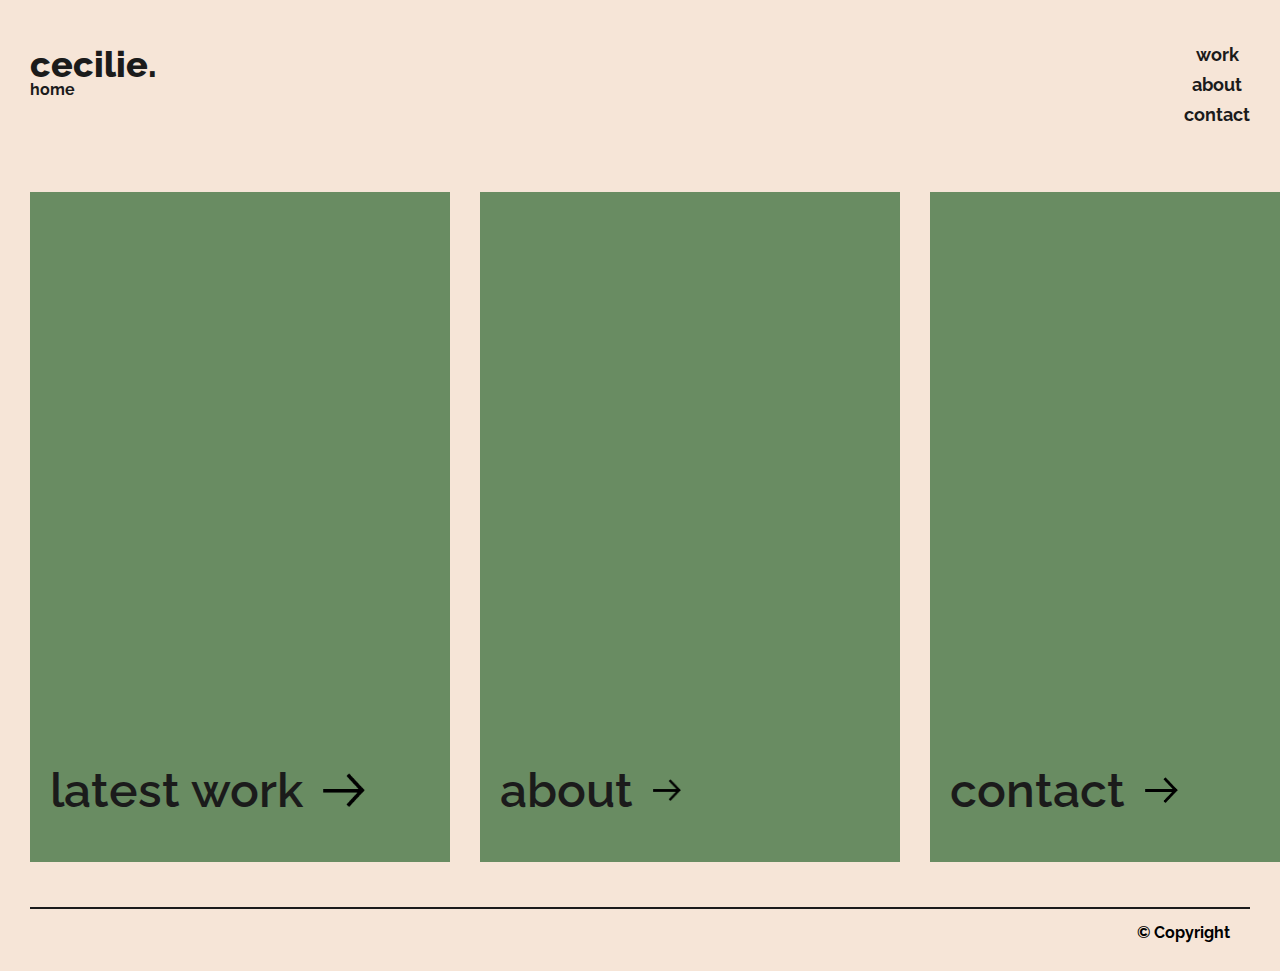
<file: index.html>
<!DOCTYPE html>
<html lang="en">

<head>
    <meta charset="UTF-8">
    <meta http-equiv="X-UA-Compatible" content="IE=edge">
    <meta name="viewport" content="width=device-width, initial-scale=1.0">
    <title>Portfolio - Home</title>

    <!-- Font -->
    <!-- Raleway regular, bold & extraBold -->
    <link rel="preconnect" href="https://fonts.googleapis.com">
    <link rel="preconnect" href="https://fonts.gstatic.com" crossorigin>
    <link href="https://fonts.googleapis.com/css2?family=Raleway:wght@400;600;700;800&display=swap" rel="stylesheet">

    <link rel="stylesheet" href="style.css">
    <link rel="stylesheet" href="reset.css">
</head>

<body>
    <header>
        <nav>
            <div>
                <ul class="logo">
                    <a href=index.html>
                        <li id="logo">cecilie.</li>
                        <li>home</li>
                    </a>
                </ul>
            </div>
            <div>
                <ul class="menu">
                    <li> <a href=latest-work.html>work</a> </li>
                    <li> <a href=about.html>about</a></li>
                    <li> <a href=contact.html>contact</a></li>
                </ul>
            </div>
        </nav>
    </header>

    <main>
        <article class="home-boxes">

            <a href="latest-work.html">
                <section class="latest-work-box">
                    <div class="box-1">
                        <p>latest work</p>
                        <img src="assets/arrow.png" alt="pil">
                    </div>

                </section>
            </a>

            <a href="about.html">
                <section class="about-box">

                    <div class="box-2">
                        <p>about</p>
                        <img src="assets/arrow.png" alt="pil">
                    </div>

                </section>
            </a>

            <a href="contact.html">
                <section class="contact-box">
                    <div class="box-3">
                        <p>contact</p>
                        <img src="assets/arrow.png" alt="pil">
                    </div>
                </section>
            </a>

        </article>
    </main>
    <footer>
        <hr>
        <p>&copy Copyright</p>

    </footer>

</body>

</html>
</file>
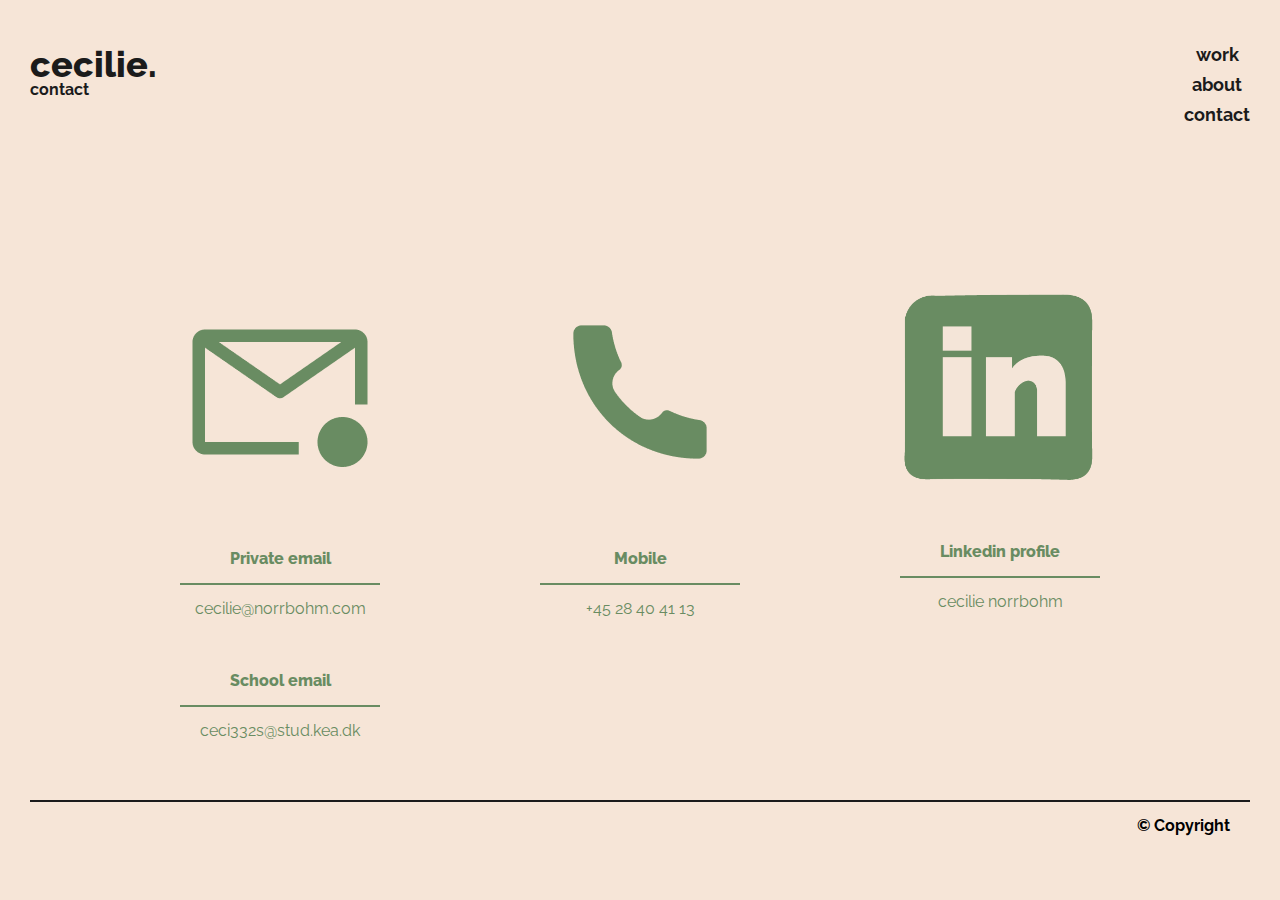
<file: contact.html>
<!DOCTYPE html>
<html lang="en">

<head>
    <meta charset="UTF-8">
    <meta http-equiv="X-UA-Compatible" content="IE=edge">
    <meta name="viewport" content="width=device-width, initial-scale=1.0">
    <title>Portfolio - Contact</title>

    <!-- Font -->
    <!-- Raleway regular, bold & extraBold -->
    <link rel="preconnect" href="https://fonts.googleapis.com">
    <link rel="preconnect" href="https://fonts.gstatic.com" crossorigin>
    <link href="https://fonts.googleapis.com/css2?family=Raleway:wght@400;600;700;800&display=swap" rel="stylesheet">

    <link rel="stylesheet" href="style.css">
    <link rel="stylesheet" href="reset.css">
</head>

<body>
    <header>
        <nav>
            <div>
                <ul class="logo">
                    <a href=index.html>
                        <li id="logo">cecilie.</li>
                        <li>contact</li>
                    </a>
                </ul>
            </div>
            <div>
                <ul class="menu">
                    <li> <a href=latest-work.html>work</a> </li>
                    <li> <a href=about.html>about</a></li>
                    <li> <a href=contact.html>contact</a></li>
                </ul>
            </div>
        </nav>
    </header>

    <main class="contact-main">


        <article class="contact-article">
            <section class="email">
                <img src="/assets/mail-icon.png" alt="mail icon">
                <p id="private-mail-title">Private email
                    <hr>
                </p>
                <p>cecilie@norrbohm.com</p>

                <p id="school-mail-title"> School email
                    <hr>
                </p>
                <p>ceci332s@stud.kea.dk</p>
            </section>

            <section class="phone">
                <img src="/assets/phone-icon.png" alt="phone icon">
                <p id="phone-title">Mobile
                    <hr>
                </p>
                <p>+45 28 40 41 13</p>

            </section>

            <section class="linkedin">
                <img src="/assets/linkedin-icon.png" alt="linkedin icon">
                <p id="linkedin-title">Linkedin profile
                    <hr>
                </p>
                <p><a href="https://www.linkedin.com/in/cecilienorrbohm/" target="_blank">cecilie norrbohm</a></p>
            </section>
        </article>

    </main>

    <footer>
        <hr>
        <p>&copy Copyright</p>

    </footer>

</body>

</html>
</file>
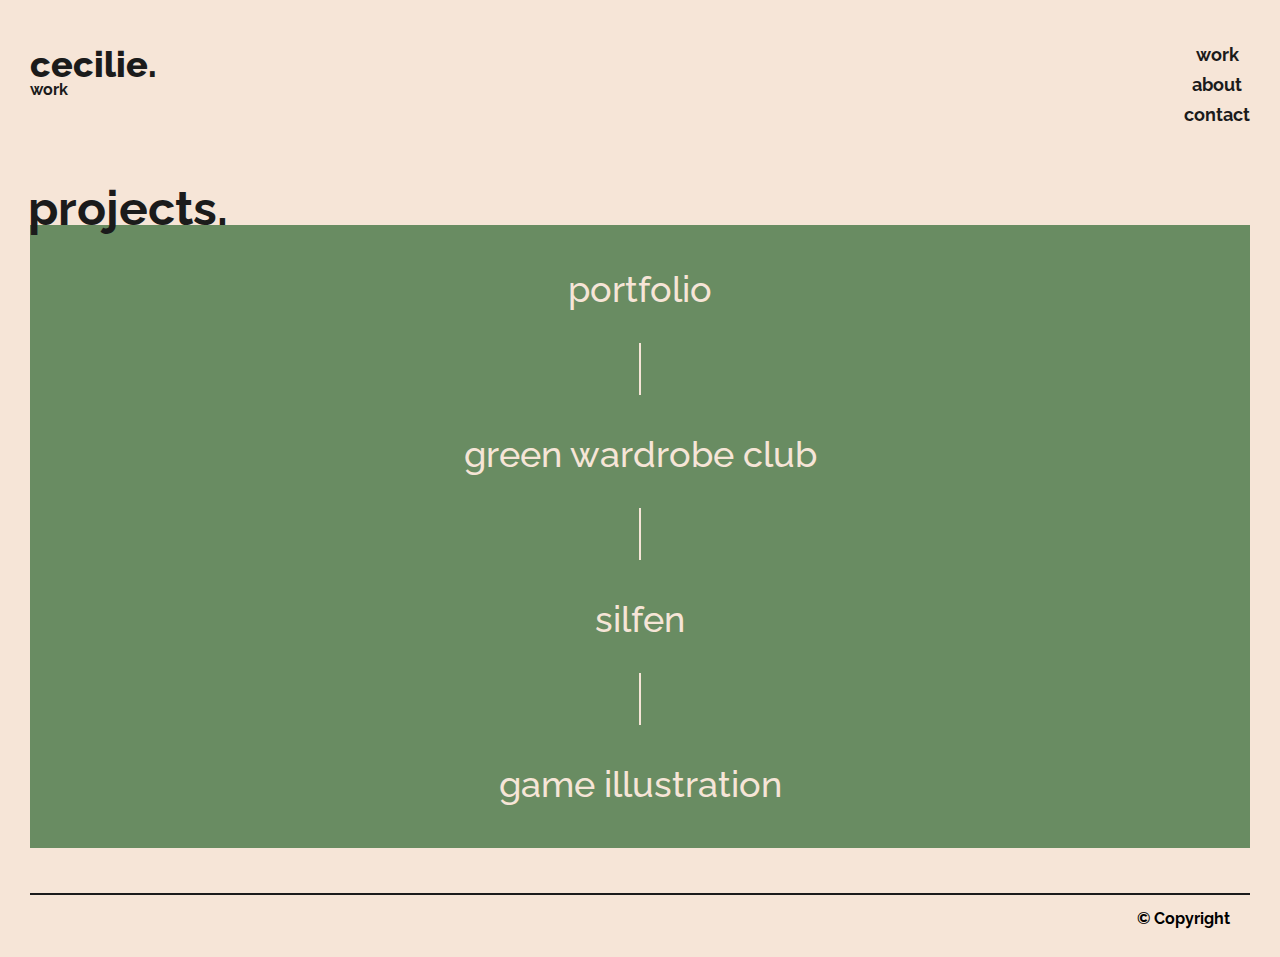
<file: latest-work.html>
<!DOCTYPE html>
<html lang="en">

<head>
    <meta charset="UTF-8">
    <meta http-equiv="X-UA-Compatible" content="IE=edge">
    <meta name="viewport" content="width=device-width, initial-scale=1.0">
    <title>Portfolio - Latest work</title>

    <!-- Font -->
    <!-- Raleway regular, bold & extraBold -->
    <link rel="preconnect" href="https://fonts.googleapis.com">
    <link rel="preconnect" href="https://fonts.gstatic.com" crossorigin>
    <link href="https://fonts.googleapis.com/css2?family=Raleway:wght@400;600;700;800&display=swap" rel="stylesheet">

    <link rel="stylesheet" href="style.css">
    <link rel="stylesheet" href="reset.css">
</head>

<body>
    <header>
        <nav>
            <div>
                <ul class="logo">
                    <a href=index.html>
                        <li id="logo">cecilie.</li>
                        <li>work</li>
                    </a>
                </ul>
            </div>
            <div>
                <ul class="menu">
                    <li> <a href=latest-work.html>work</a> </li>
                    <li> <a href=about.html>about</a></li>
                    <li> <a href=contact.html>contact</a></li>
                </ul>
            </div>
        </nav>
    </header>

    <main>
        <article>
            <h1 class="title-projects">projects.</h1>
            <section class="projects">
                <div class="projects-main-box">
                    <div class="project-ps">
                        <a href="project-1.html">
                            <p id="current-portfolio-main">portfolio</p>
                        </a>
                        <img src="/assets/LINE.png" alt="line">

                        <a href="project-3.html">
                            <p id="gwc-main">green wardrobe club</p>
                        </a>
                        <img src="/assets/LINE.png" alt="line">

                        <a href="project-2.html">
                            <p id="silfen-main">silfen</p>
                        </a>
                        <img src="/assets/LINE.png" alt="line">

                        <a href="project-4.html">
                            <p id="animation-main">game illustration</p>
                        </a>
                    </div>
                </div>
            </section>
        </article>


    </main>


    <footer>
        <hr>
        <p>&copy Copyright</p>

    </footer>
</body>

</html>
</file>
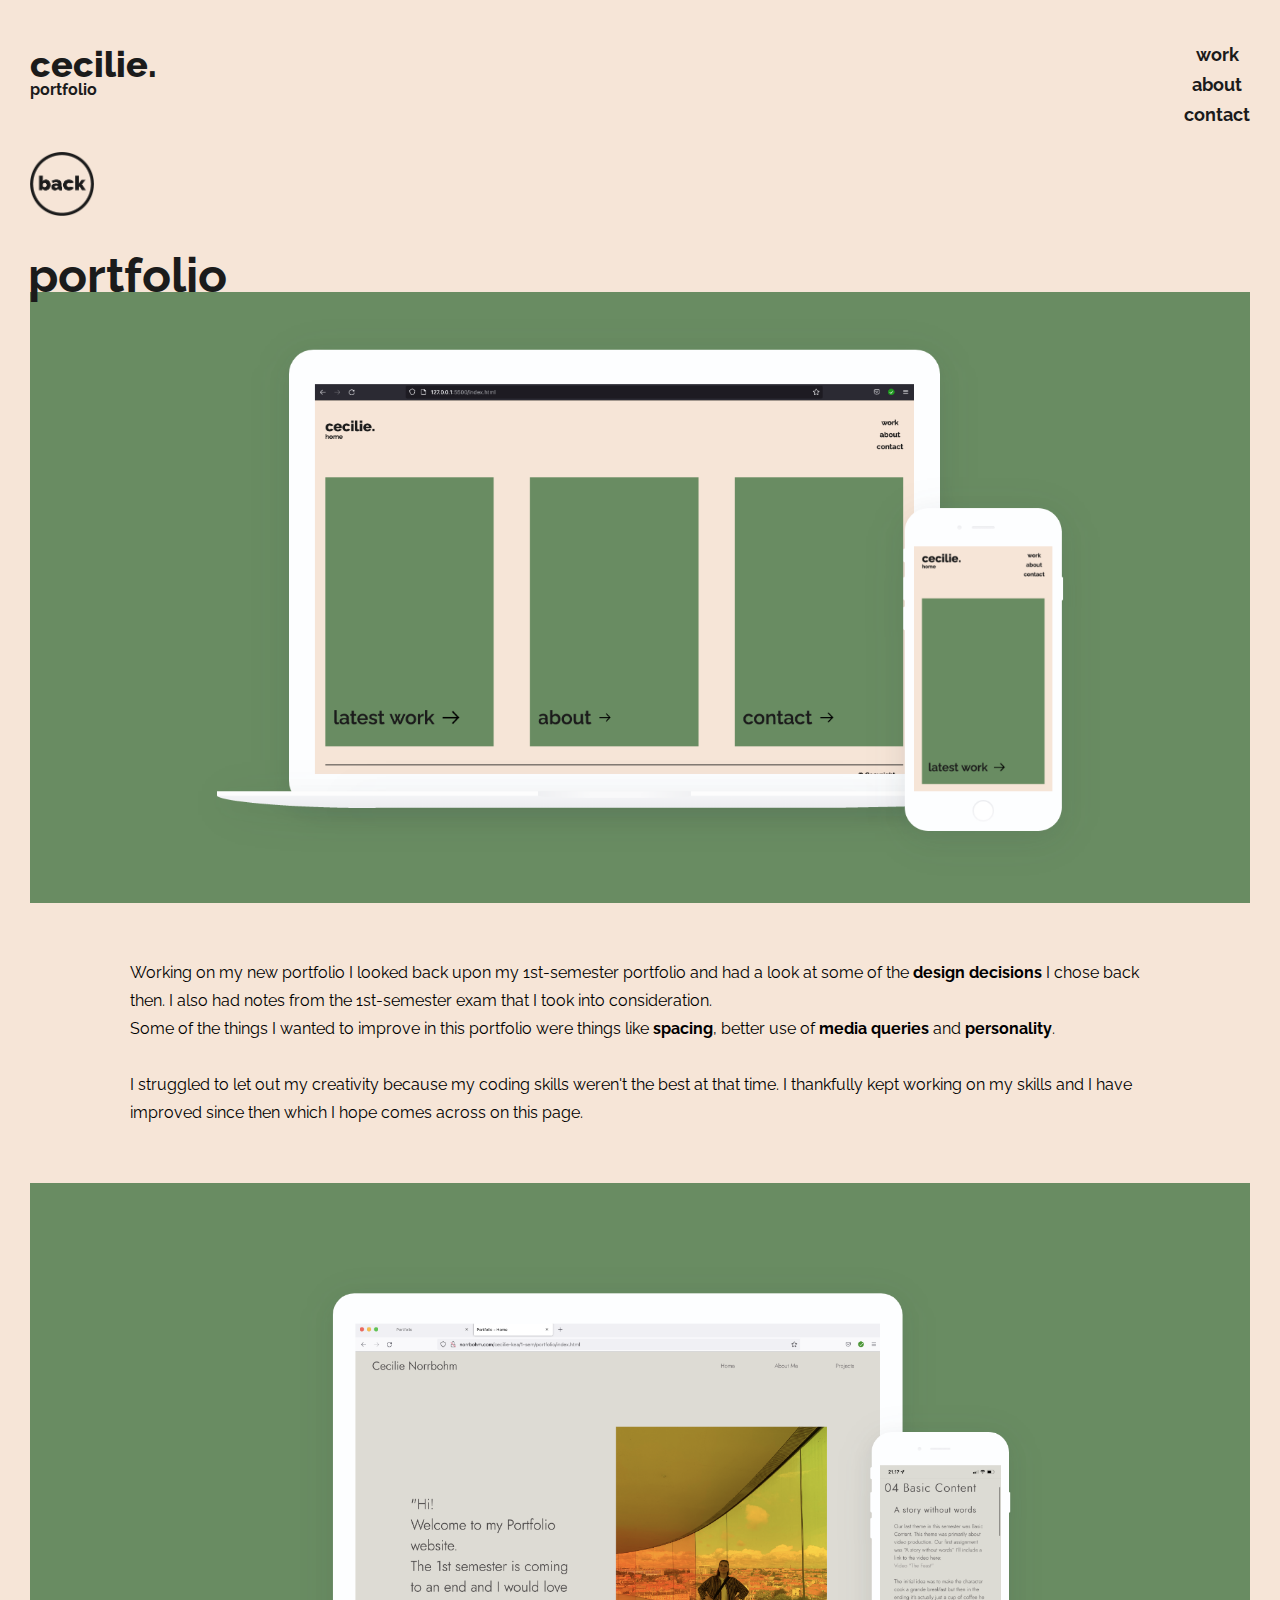
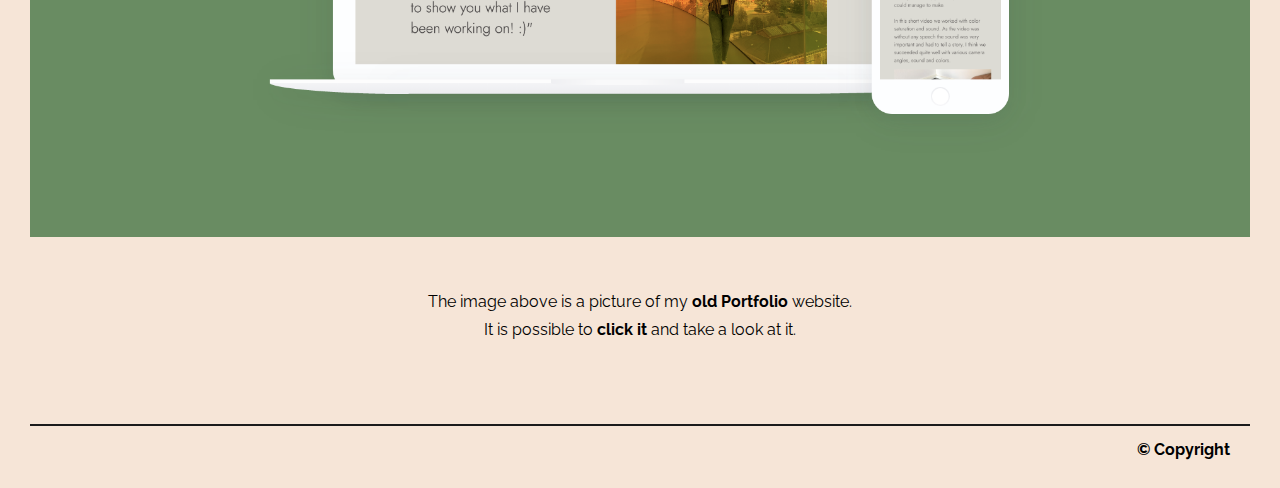
<file: project-1.html>
<!DOCTYPE html>
<html lang="en">

<head>
    <meta charset="UTF-8">
    <meta http-equiv="X-UA-Compatible" content="IE=edge">
    <meta name="viewport" content="width=device-width, initial-scale=1.0">
    <title>Portfolio - Project 1</title>

    <!-- Font -->
    <!-- Raleway regular, bold & extraBold -->
    <link rel="preconnect" href="https://fonts.googleapis.com">
    <link rel="preconnect" href="https://fonts.gstatic.com" crossorigin>
    <link href="https://fonts.googleapis.com/css2?family=Raleway:wght@400;600;700;800&display=swap" rel="stylesheet">

    <link rel="stylesheet" href="style.css">
    <link rel="stylesheet" href="reset.css">
</head>

<body>
    <header>
        <nav>
            <div>
                <ul class="logo">
                    <a href=index.html>
                        <li id="logo">cecilie.</li>
                        <li>portfolio</li>
                    </a>
                </ul>
            </div>
            <div>
                <ul class="menu">
                    <li> <a href=latest-work.html>work</a> </li>
                    <li> <a href=about.html>about</a></li>
                    <li> <a href=contact.html>contact</a></li>
                </ul>
            </div>
        </nav>

        <div class="both-back-icons">
            <a href="latest-work.html">
                <img class="back-button" src="/assets/back-button.png" alt="go back button">
                <img class="red-back-button" src="/assets/back-button-hover.png" alt="red button">
            </a>
        </div>
    </header>
    <main>

        <h1 class="title-projects">portfolio</h1>
        <div class="p4-main"><img class="silfen-mockup" src="/assets/portfolio-mockup.png" alt="macbook mockup">
        </div>

        <p class="paragraph">
            Working on my new portfolio I looked back upon my 1st-semester portfolio and had a look at some of the
            <strong>design decisions</strong> I chose back then. I also had notes from the 1st-semester exam that I took
            into consideration.
            <br>
            Some of the things I wanted to improve in this portfolio were things like <strong>spacing</strong>, better
            use of <strong>media queries</strong> and <strong>personality</strong>.
            <br><br>
            I struggled to let out my creativity because my coding skills weren't the best at that time. I thankfully
            kept working on my skills and I have improved since then which I hope comes across on this page.
        </p>

        <div class="p4-main-pt2">
            <a href="http://norrbohm.com/cecilie-kea/1-sem/portfolio/index.html" target="_blank"><img
                    class="silfen-video" src="/assets/old-portfolio-mockup.png" alt="mockup"></a>
        </div>

        <p class="paragraph-pt1">
            The image above is a picture of my <strong>old Portfolio</strong> website.
            <br>
            It is possible to <strong>click it</strong> and take a look at it.
        </p>

    </main>

    <main></main>
    <footer>
        <hr>
        <p>&copy Copyright</p>

    </footer>
</body>
</file>
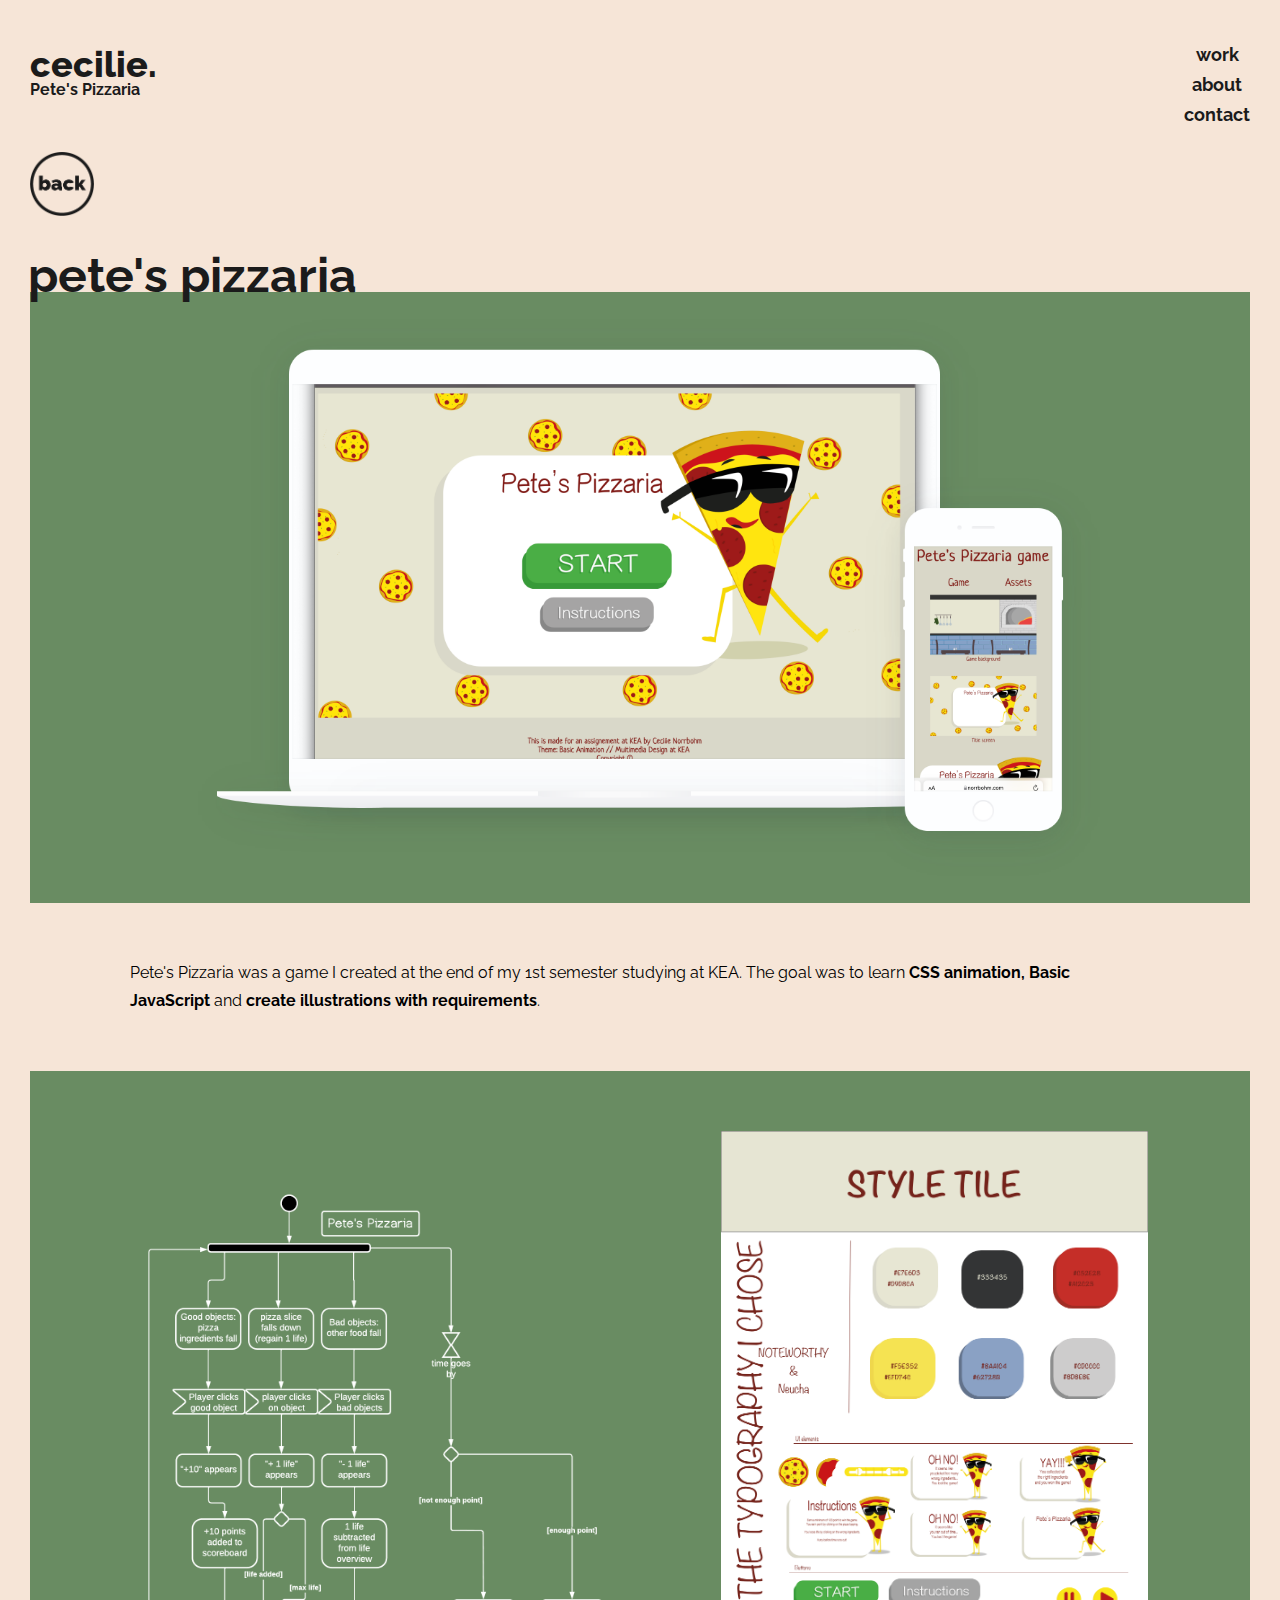
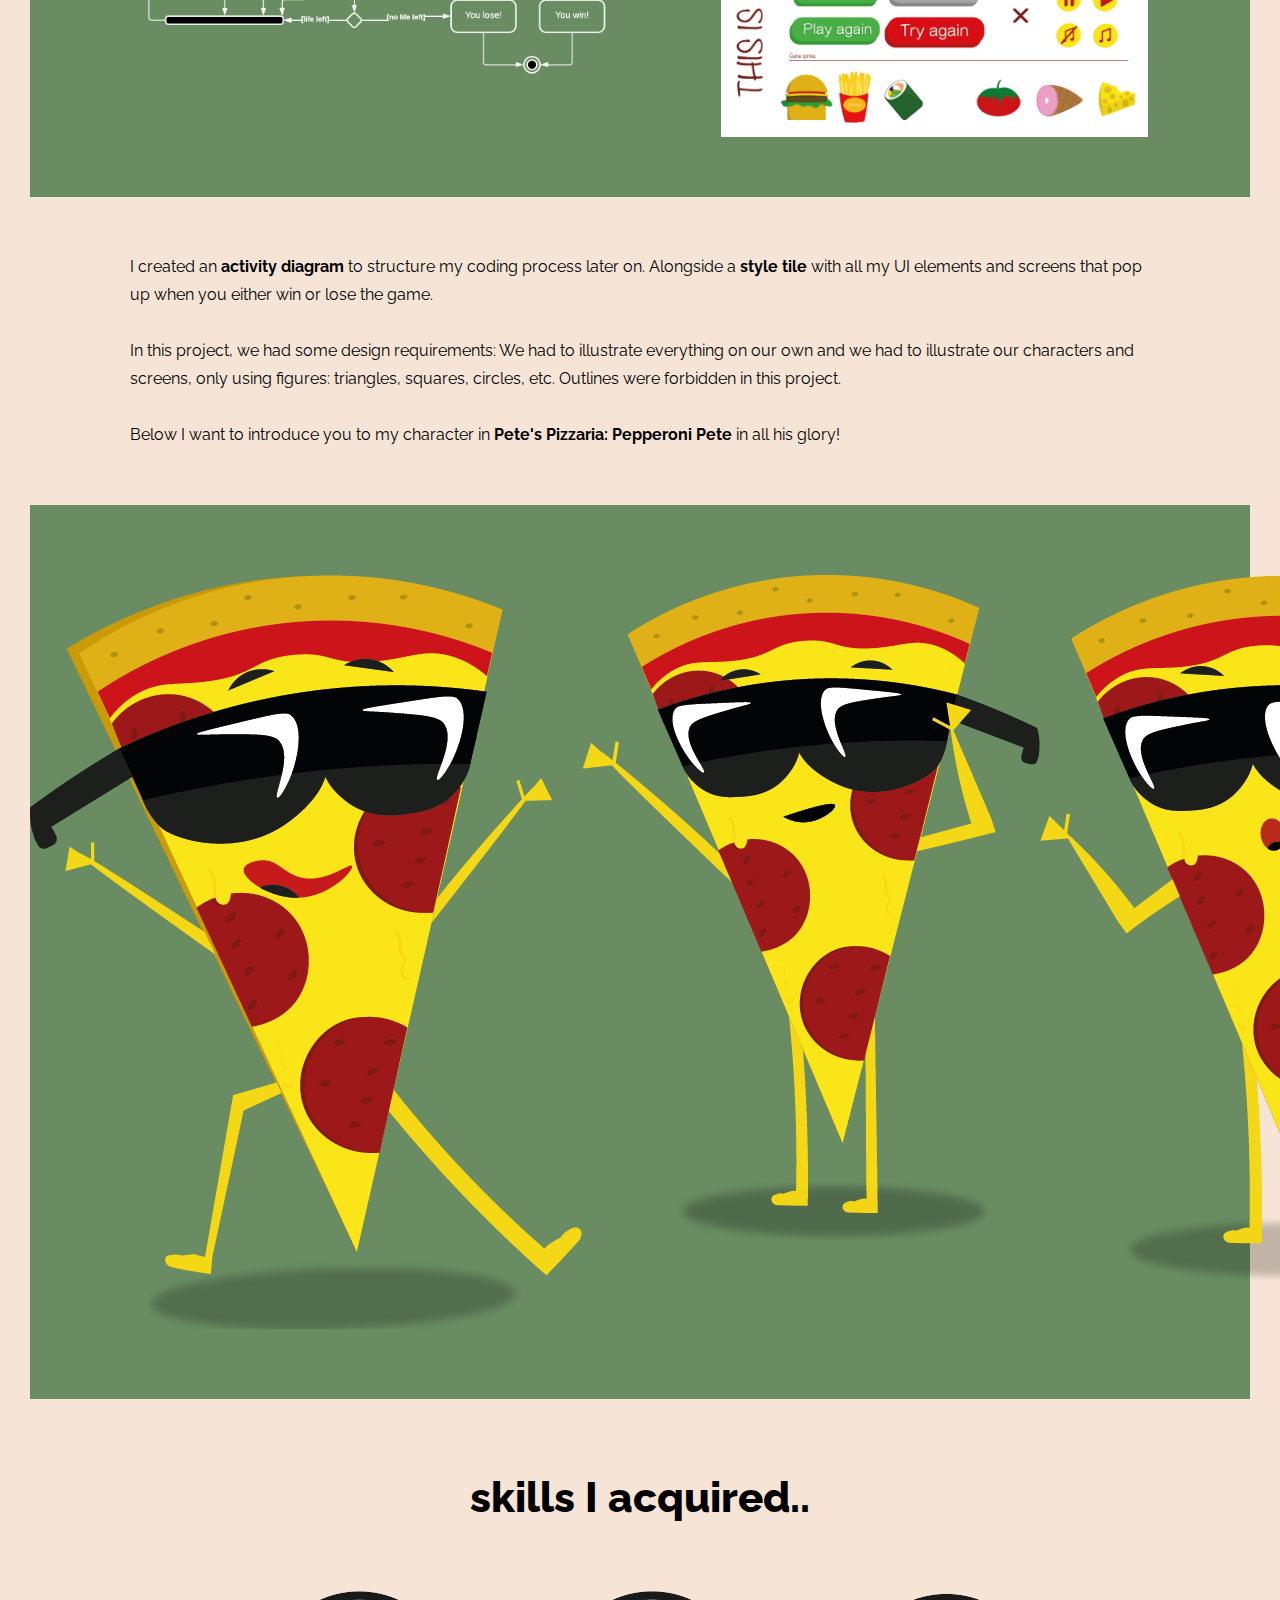
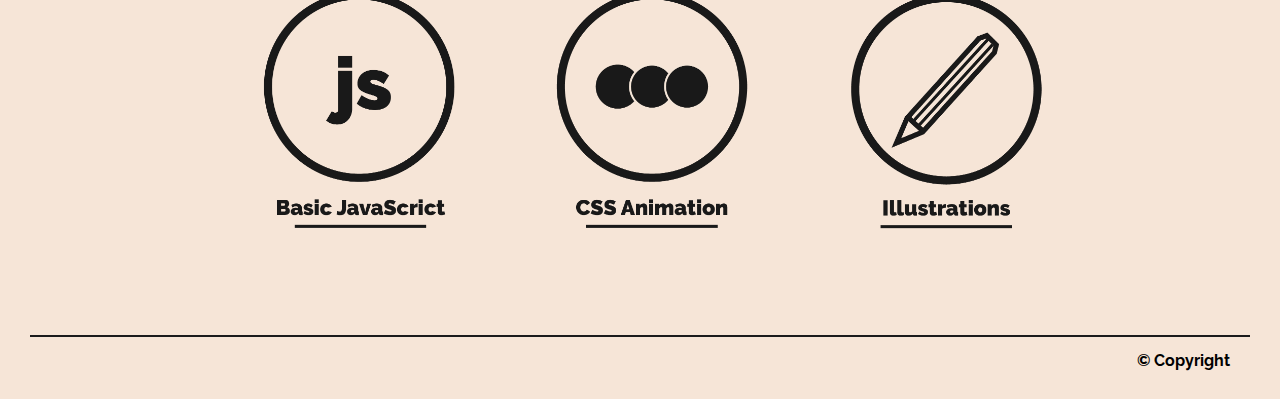
<file: project-4.html>
<!DOCTYPE html>
<html lang="en">

<head>
    <meta charset="UTF-8">
    <meta http-equiv="X-UA-Compatible" content="IE=edge">
    <meta name="viewport" content="width=device-width, initial-scale=1.0">
    <title>Portfolio - Project 4</title>

    <!-- Font -->
    <!-- Raleway regular, bold & extraBold -->
    <link rel="preconnect" href="https://fonts.googleapis.com">
    <link rel="preconnect" href="https://fonts.gstatic.com" crossorigin>
    <link href="https://fonts.googleapis.com/css2?family=Raleway:wght@400;600;700;800&display=swap" rel="stylesheet">

    <link rel="stylesheet" href="style.css">
    <link rel="stylesheet" href="reset.css">
</head>

<body>
    <header>
        <nav>
            <div>
                <ul class="logo">
                    <a href=index.html>
                        <li id="logo">cecilie.</li>
                        <li>Pete's Pizzaria</li>
                    </a>
                </ul>
            </div>
            <div>
                <ul class="menu">
                    <li> <a href=latest-work.html>work</a> </li>
                    <li> <a href=about.html>about</a></li>
                    <li> <a href=contact.html>contact</a></li>
                </ul>
            </div>
        </nav>

        <div class="both-back-icons">
            <a href="latest-work.html">
                <img class="back-button" src="/assets/back-button.png" alt="go back button">
                <img class="red-back-button" src="/assets/back-button-hover.png" alt="red button">
            </a>
        </div>
    </header>
    <main>

        <h1 class="title-projects">pete's pizzaria</h1>
        <div class="p4-main">
            <a href="https://norrbohm.com/cecilie-kea/1-sem/animation/index.html" target="_blank"><img
                    class="silfen-mockup" src="/assets/basic-animation-mockup.png" alt="macbook mockup"></a>
        </div>

        <p class="paragraph">

            Pete's Pizzaria was a game I created at the end of my 1st semester studying at KEA. The goal was to learn
            <strong> CSS animation, Basic JavaScript </strong> and <strong>create illustrations with
                requirements</strong>.
        </p>

        <div class="p4-main-pt4">
            <img class="p4-diagram" src="/assets/activity-diagram.png" alt="moodboard">
            <img class="p4-styletile" src="/assets/Style tile.png" alt="styletile">
        </div>

        <p class="paragraph">

            I created an <strong>activity diagram</strong> to structure my coding process later on. Alongside a
            <strong>style tile</strong> with all my UI
            elements and screens that pop up when you either win or lose the game.
            <br><br>
            In this project, we had some design requirements: We had to illustrate everything on our own and we had to
            illustrate our characters and screens, only using figures: triangles, squares, circles, etc. Outlines were
            forbidden in this project.
            <br><br>
            Below I want to introduce you to my character in <strong> Pete's Pizzaria: Pepperoni Pete</strong>
            in all his glory!
        </p>

        <div class="p4-main-pete">
            <img class="pete" src="/assets/pete.png" alt="game characters - pizzas wearing sunglasses">

            <img class="pete" src="/assets/Instruction Pete.png" alt="game characters - pizzas wearing sunglasses">

            <img class="pete" src="/assets/Loser Pete.png" alt="game characters - pizzas wearing sunglasses">

            <img class="pete" src="/assets/Winner Pete.png" alt="game characters - pizzas wearing sunglasses">

        </div>

        <!-- competences gained -->
        <h1 class="skills">skills I acquired..</h1>
        <div>
            <img class="p4-icons" src="/assets/basix-animation-kompetencer.png" alt="icons">
        </div>
    </main>
    <footer>
        <hr>
        <p>&copy Copyright</p>

    </footer>
</body>
</file>
<file: style.css>
:root {
  /* Farver */
  --primary-color: #f6e5d7;
  --secondary-green: #698c62;
  --darkgrey: #1b1b1b;
  --red: #b3605e;
  --lighter-red: #e79492;

  /* Font */
  --regular-font: "Raleway", sans-serif;
}

body {
  background-color: var(--primary-color);
  margin: 30px;
}

/* Header & navigation */

header {
  font-family: var(--regular-font);
  color: var(--darkgrey);
}

nav {
  display: flex;
  flex-direction: row;
  justify-content: space-between;
  align-content: center;
}

#logo {
  font-size: 36px;
  font-weight: 800;
}

ul li {
  font-size: 16px;
  font-weight: 700;
}

.menu li {
  padding-bottom: 12px;
  font-size: 18px;
  text-align: center;
}

a {
  text-decoration: none;
  color: var(--darkgrey);
}

/* Header HOVER */

.logo a:hover {
  color: var(--red);
}

.menu li:hover {
  color: var(--red);
  text-decoration: underline;
}

.menu a:hover {
  color: var(--red);
}

.home-boxes section:hover {
  background-color: var(--primary-color);
}

/* Home - Boxes */

.home-boxes {
  display: flex;
  flex-direction: row;
  justify-content: space-between;
  gap: 30px;
  padding-top: 40px;
}

.home-boxes section {
  display: flex;
  align-items: end;

  width: 420px;
  height: 670px;
  background-color: var(--secondary-green);
}

.home-boxes p {
  font-family: var(--regular-font);
  font-weight: 600;
  font-size: 48px;

  padding-left: 20px;
}

.box-1 {
  display: flex;
  flex-direction: row;
  align-items: center;
  gap: 20px;
}

.box-1 img {
  width: 12%;
  height: 12%;
}

.box-2 {
  display: flex;
  flex-direction: row;
  align-items: center;
  gap: 20px;
}

.box-2 img {
  width: 12%;
  height: 12%;
}

.box-3 {
  display: flex;
  flex-direction: row;
  align-items: center;
  gap: 20px;
}

.box-3 img {
  width: 12%;
  height: 12%;
}

footer {
  padding-top: 30px;
}

footer hr {
  margin-top: 45px;
  height: 2px;
  background-color: var(--darkgrey);
  border: none;
}

footer p {
  font-family: var(--regular-font);
  font-weight: 700;
  text-align: right;
  padding-right: 20px;
}

/* Home :HOVER */

.latest-work-box:hover {
  background-image: url(/assets/latest-work-hover.png);
  background-size: 100%;
}

.about-box:hover {
  background-image: url(/assets/cecilie-.png);
  background-size: 100%;
}

.contact-box:hover {
  background-image: url(/assets/contact-hover.png);
  background-size: 100%;
}

@media only screen and (max-width: 1000px) {
  .home-boxes {
    flex-direction: column;
    gap: 30px;
    align-items: center;
  }
}

@media only screen and (max-width: 700px) {
  .home-boxes {
    flex-direction: column;
    gap: 30px;
    align-items: center;
  }

  .home-boxes p {
    font-family: var(--regular-font);
    font-weight: 600;
    font-size: 36px;

    padding-left: 20px;
  }

  .home-boxes section {
    width: 390px;
    height: 590px;
  }
}

/* Latest Work page */

.projects {
  background-color: var(--secondary-green);
}

.project-ps {
  text-align: center;
  padding-block: 10px;
}

.project-ps a {
  text-align: center;
  color: var(--primary-color);
  font-family: var(--regular-font);
  font-weight: 500;
  font-size: 36px;

  transition: all 500ms;
}

.title-projects {
  font-family: var(--regular-font);
  color: var(--darkgrey);
  font-size: 48px;
  margin-bottom: -7px;
  margin-left: -2px;
}

.projects-main-box {
  position: relative;
}

/* Latest Work :HOVER */

#current-portfolio-main:hover {
  font-size: 36px;
  transform: scale(2);
  transition: 300ms;
  font-weight: 600;
}

#gwc-main:hover {
  font-size: 36px;
  transform: scale(2);
  transition: 300ms;
  font-weight: 600;
}

#silfen-main:hover {
  font-size: 36px;
  transform: scale(2);
  transition: 300ms;
  font-weight: 600;
}

#animation-main:hover {
  font-size: 36px;
  transform: scale(2);
  transition: 300ms;
  font-weight: 600;
}

/* Latest Work - MEDIA QUERIES */

@media only screen and (max-width: 1000px) {
  .title-projects {
    font-size: 36px;
  }

  #current-portfolio-main,
  #gwc-main,
  #silfen-main,
  #animation-main {
    font-size: 28px;
  }

  #current-portfolio-main:hover,
  #gwc-main:hover,
  #silfen-main:hover,
  #animation-main:hover {
    font-size: 28px;
    transform: none;
    transition: none;
    font-weight: 500;
  }
}

/* Project 1 - portfolio */

.breadcrumbs-p1 a {
  color: var(--red);
}

.breadcrumbs-p1 {
  color: var(--red);
}

.paragraph-pt1 {
  padding: 35px 100px;

  font-family: var(--regular-font);
  font-size: 16px;
  line-height: 1.75;
  text-align: center;
}

/* Project 1 - portfolio :HOVER */

.breadcrumbs-p1 a:hover {
  color: var(--lighter-red);
}

/* Project 1 - Portfolio - MEDIA QUERIES */

@media only screen and (max-width: 1000px) {
  .paragraph-pt1 {
    padding: 15px;
  }
}

/* Project 2 - gwc */

.gwc-video {
  width: 80%;
  height: 80%;

  display: block;
  margin-left: auto;
  margin-right: auto;
}

.gwc-mockups {
  width: 80%;
  height: auto;

  display: block;
  margin-left: auto;
  margin-right: auto;
}

.gwc-main {
  display: flex;
  flex-direction: column;
}

.p4-main-pt2 {
  background-color: var(--secondary-green);
  display: flex;
  flex-direction: row;
  padding-block: 60px;

  justify-content: center;
  align-items: center;
  gap: 100px;
}

/* Project 2 - gwc :HOVER */

/* Project 2 - gwc - MEDIA QUERIES */

@media only screen and (max-width: 1000px) {
  .gwc-mockups {
    width: 100%;
    height: auto;
  }

  .gwc-video {
    width: 100%;
    height: 100%;
  }
}

/* Project 3 - silfen */

.silfen-mockup {
  width: 80%;
  height: 80%;

  display: block;
  margin-left: auto;
  margin-right: auto;
}

.silfen-wireframes {
  width: 50%;
  height: 50%;

  margin-left: 10px;
  margin-right: 10px;
}

.p4-main-pt3 {
  background-color: var(--secondary-green);
  display: flex;
  flex-direction: row;
  padding-block: 60px;

  justify-content: center;
  align-items: center;
}

.silfen-video {
  width: 70%;
  height: 70%;

  display: block;
  margin-left: auto;
  margin-right: auto;
}

/* Project 3 - silfen :HOVER */

/* Project 3 - SILFEN - MEDIA QUERIES */

@media only screen and (max-width: 1000px) {
  .p4-main-pt3 {
    flex-direction: column;
    gap: 30px;
  }

  .silfen-mockup {
    width: 100%;
    height: 100%;
  }

  .silfen-video {
    width: 100%;
    height: 100%;
  }
}

/* Project 4 - Basic Animation */

.both-back-icons {
  width: 4rem;
  height: 4rem;

  position: relative;
  display: inline-block;
}

.back-button {
  width: 4rem;
  height: 4rem;
}

.red-back-button {
  width: 4rem;
  height: 4rem;

  display: none;
  position: absolute;
  top: 0;
  left: 0;
  z-index: 99;
}

.skills {
  font-family: var(--regular-font);
  font-weight: 800;
  font-size: 42px;

  padding-top: 50px;

  text-align: center;
}

.p4-icons {
  width: 70%;
  height: 70%;

  display: block;
  margin-left: auto;
  margin-right: auto;
}

.p4-main {
  background-color: var(--secondary-green);
}

.p4-main-pete {
  background-color: var(--secondary-green);
  display: flex;
  flex-direction: row;

  padding-block: 70px;
}

.p4-main-pt4 {
  background-color: var(--secondary-green);
  display: flex;
  flex-direction: row;
  padding-block: 60px;

  justify-content: center;
  align-items: center;
  gap: 100px;
}

.paragraph {
  padding: 40px 100px;

  font-family: var(--regular-font);
  font-size: 16px;
  line-height: 1.75;
}

.pete {
  width: 60%;
  height: 60%;
}

.p4-diagram {
  max-width: 40%;
  max-height: 40%;
}

.p4-styletile {
  width: 35%;
  height: 35%;
}

/* Project 4 - Basic Animation :HOVER */

.both-back-icons:hover .red-back-button {
  display: inline;
}

/* Project 4 - Basic Animation - MEDIA QUERIES */

@media only screen and (max-width: 1000px) {
  .back-button {
    width: 3.5rem;
    height: 3.5rem;
  }

  .both-back-icons:hover .red-back-button {
    display: none;
  }

  .silfen-mockup,
  .p4-diagram {
    width: 100%;
    height: 100%;
  }

  .paragraph {
    padding: 15px;
  }

  .p4-main-pt4 {
    display: flex;
    flex-direction: column;
  }

  .p4-styletile {
    width: 70%;
    height: 70%;
  }

  .p4-main-pete {
    background-color: var(--secondary-green);
    display: grid;
    grid-template-columns: repeat(2, 1fr);
    gap: 30px;

    padding-block: 35px;
  }

  .pete {
    width: 90%;
    height: auto;

    display: block;
    margin-left: auto;
    margin-right: auto;
  }

  .skills {
    font-size: 32px;
  }

  .p4-icons {
    width: 100%;
    height: 100%;
  }
}

/* Contact page */

.contact-article {
  display: flex;
  flex-direction: row;
  gap: 160px;
  justify-content: center;
  font-family: var(--regular-font);
}

.contact-article hr {
  border: solid var(--secondary-green) 1px;
}

.contact-article img {
  justify-content: center;
}

#private-mail-title {
  padding-top: 40px;
  font-weight: 800;
}

.email {
  text-align: center;
  color: var(--secondary-green);
}

#school-mail-title {
  padding-top: 40px;
  font-weight: 800;
}

.contact-main {
  padding-top: 140px;
}

.phone {
  text-align: center;
  color: var(--secondary-green);
}

#phone-title {
  padding-top: 40px;
  font-weight: 800;
}

.linkedin {
  text-align: center;
  color: var(--secondary-green);
}

.contact-article img {
  max-width: 200px;
  max-height: 200px;
}

.linkedin a {
  color: var(--secondary-green);
}

#linkedin-title {
  padding-top: 40px;
  font-weight: 800;
}

/* Contact :hover */

.linkedin a:hover {
  color: var(--red);
}

/* Contactpage - MEDIA QUERIES */

@media only screen and (max-width: 1000px) {
  .contact-article {
    flex-direction: column;
    gap: 100px;
  }

  .contact-article hr {
    display: none;
  }

  .contact-article img {
    max-width: 150px;
    max-height: 150px;
  }

  #phone-title,
  #linkedin-title,
  #school-mail-title {
    padding-top: 10px;
  }
}

/* About page */

.about-page {
  display: flex;
  flex-direction: row;
}

.paragraph-about {
  padding: 100px 100px 10px 100px;

  font-family: var(--regular-font);
  color: var(--darkgrey);
  font-size: 18px;
  font-weight: 500;
  line-height: 1.75;
  text-align: center;
}

.paragraph-cv {
  padding: 0px 100px 10px 100px;

  font-family: var(--regular-font);
  color: var(--darkgrey);
  font-size: 18px;
  font-weight: 500;
  line-height: 1.75;
  text-align: center;
}

.line-about {
  width: 300px;
  height: 2px;
  background-color: var(--darkgrey);
  border: none;
}

.selfie {
  width: 70%;
  height: 70%;

  padding-top: 50px;
  padding-left: 50px;
}

/* About :HOVER */

.link-cv .paragraph-cv:hover {
  color: var(--red);
}

/* About - MEDIA QUERIES */

@media only screen and (max-width: 1200px) {
  .paragraph-about {
    padding: 0px 20px;
    font-size: 16px;
  }
}

@media only screen and (max-width: 1000px) {
  .about-page {
    flex-direction: column;
  }

  .selfie {
    width: 80%;
    height: 80%;

    align-self: center;
    padding-top: 70px;
    padding-left: 0;
  }

  .paragraph-about {
    padding: 0px 10px;
    font-size: 16px;
  }

  .link-cv .paragraph-about {
    color: var(--red);
  }
}

/* Media Queries */
</file>
